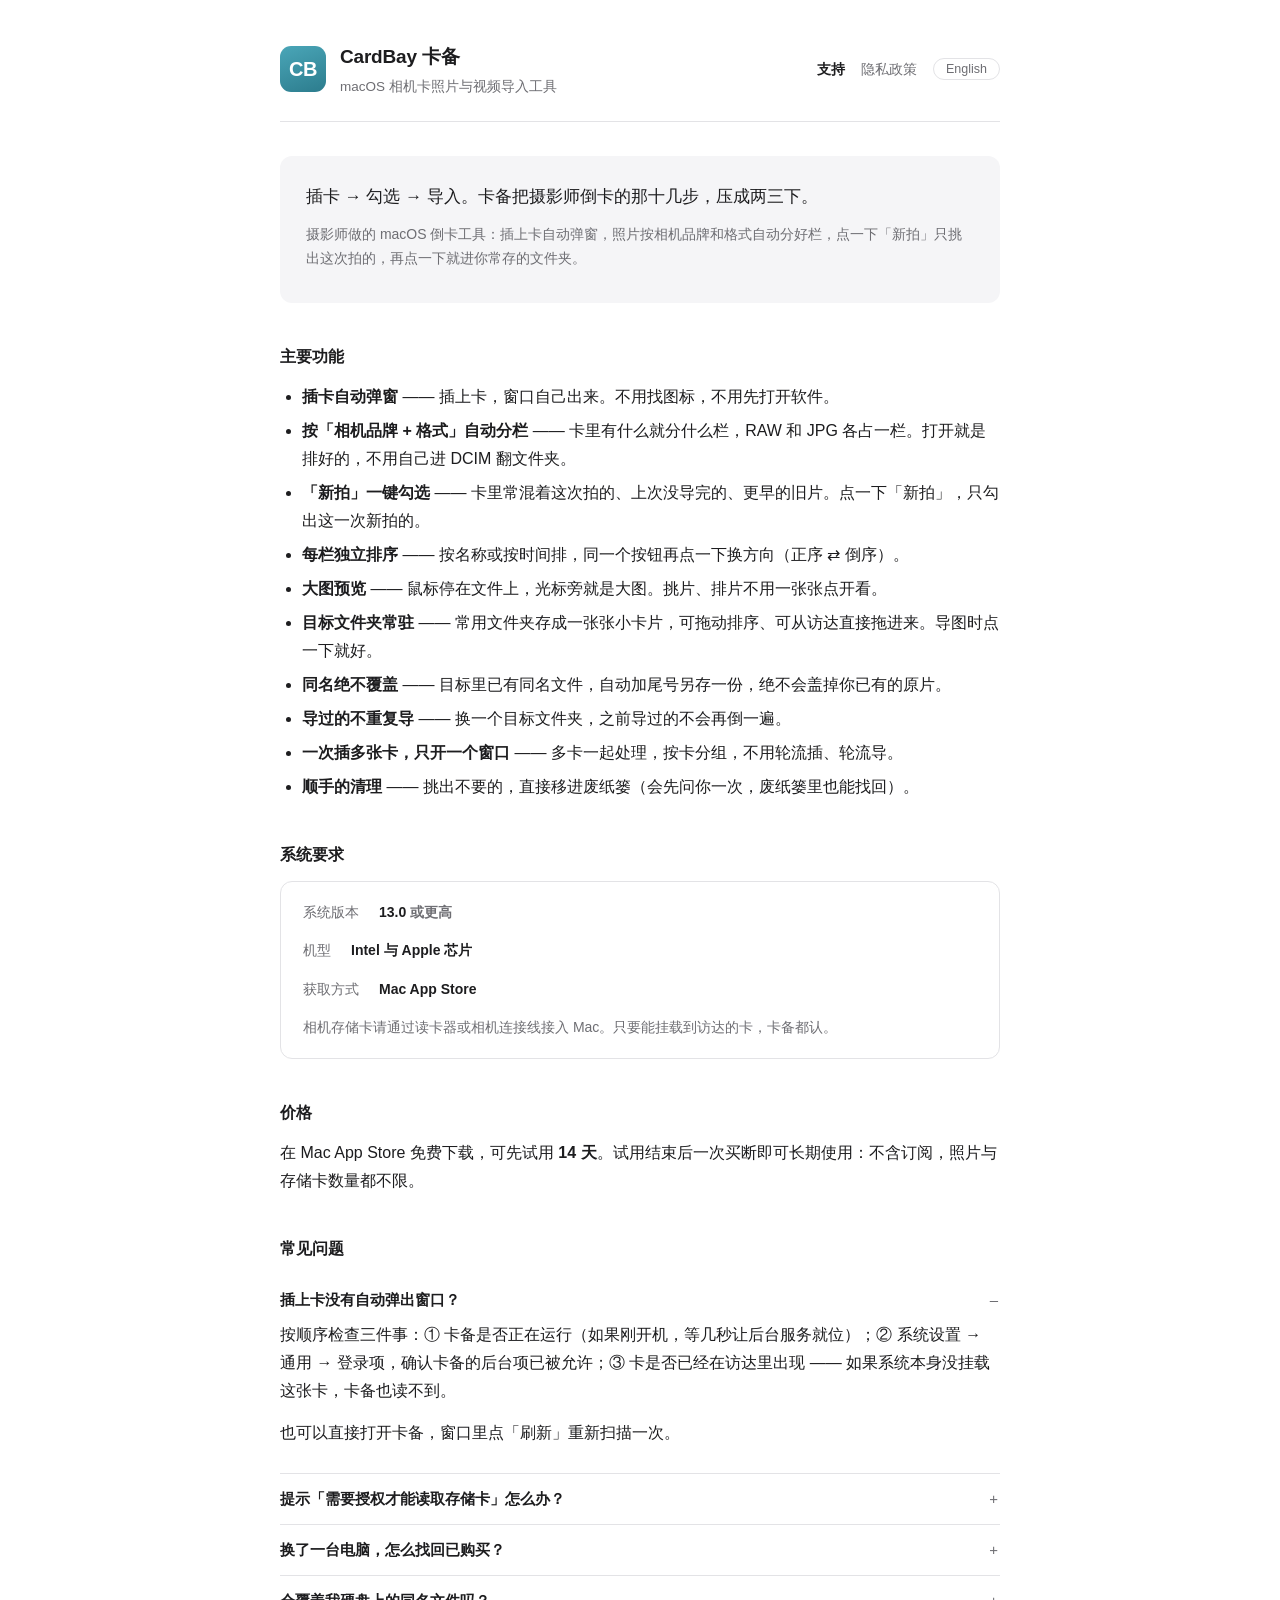
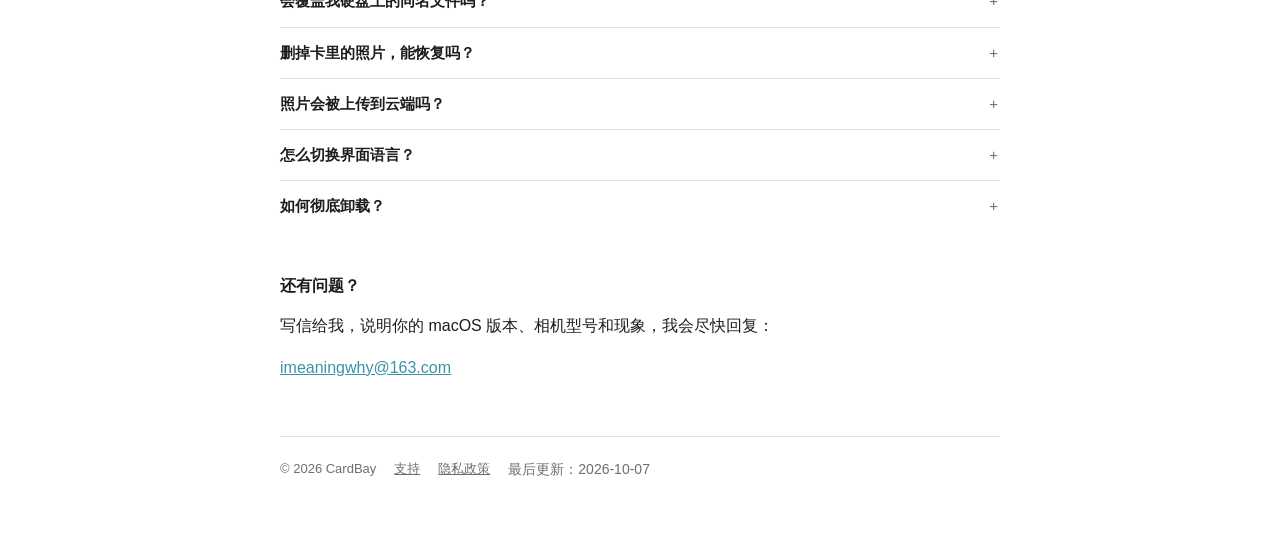
<file: index.html>
<!DOCTYPE html>
<html lang="zh-Hans">
<head>
<meta charset="utf-8">
<meta name="viewport" content="width=device-width, initial-scale=1">
<title>CardBay 卡备 · 支持</title>
<meta name="description" content="CardBay（卡备）—— macOS 相机卡照片与视频导入工具。插卡自动弹窗，照片和视频按相机品牌与格式自动分栏，点一下「新拍」只挑出这次拍的。">
<link rel="icon" href="favicon.svg" type="image/svg+xml">
<link rel="stylesheet" href="style.css">
<script>
  // 语言切换：默认中文；记住选择（localStorage 不可用时静默忽略）
  (function () {
    var saved = null;
    try { saved = localStorage.getItem("cardbay-lang"); } catch (e) {}
    var lang = saved || "zh";
    document.documentElement.setAttribute("lang", lang === "en" ? "en" : "zh-Hans");
    document.addEventListener("DOMContentLoaded", function () {
      document.body.setAttribute("data-lang", lang);
      var btn = document.getElementById("langBtn");
      if (btn) {
        btn.textContent = lang === "en" ? "中文" : "English";
        btn.addEventListener("click", function () {
          var next = document.body.getAttribute("data-lang") === "en" ? "zh" : "en";
          document.body.setAttribute("data-lang", next);
          document.documentElement.setAttribute("lang", next === "en" ? "en" : "zh-Hans");
          btn.textContent = next === "en" ? "中文" : "English";
          try { localStorage.setItem("cardbay-lang", next); } catch (e) {}
        });
      }
    });
  })();
</script>
</head>
<body data-lang="zh">
<div class="wrap">

  <header>
    <div class="logo">CB</div>
    <div class="titles">
      <h1>CardBay 卡备</h1>
      <p class="zh">macOS 相机卡照片与视频导入工具</p>
      <p class="en">Import photos &amp; videos from camera cards</p>
    </div>
    <nav class="top">
      <a href="index.html" class="now"><span class="zh">支持</span><span class="en">Support</span></a>
      <a href="privacy.html"><span class="zh">隐私政策</span><span class="en">Privacy</span></a>
      <button class="lang" id="langBtn" type="button">English</button>
    </nav>
  </header>

  <div class="hero">
    <p class="lead zh">插卡 → 勾选 → 导入。卡备把摄影师倒卡的那十几步，压成两三下。</p>
    <p class="lead en">Insert card &rarr; tick &rarr; import. CardBay turns the ten-odd steps of offloading a card into two or three.</p>
    <p class="muted zh">摄影师做的 macOS 倒卡工具：插上卡自动弹窗，照片按相机品牌和格式自动分好栏，点一下「新拍」只挑出这次拍的，再点一下就进你常存的文件夹。</p>
    <p class="muted en">A card offloading tool made by a photographer, for macOS. The window opens by itself when you insert a card; photos are sorted into columns by camera brand and file format; one click on &ldquo;New&rdquo; picks only what you shot today; another click sends them to the folder you always use.</p>
  </div>

  <h2><span class="zh">主要功能</span><span class="en">What it does</span></h2>
  <ul>
    <li><span class="zh"><b>插卡自动弹窗</b> —— 插上卡，窗口自己出来。不用找图标，不用先打开软件。</span><span class="en"><b>Opens on insert</b> — plug in a card and the window appears. No hunting for an icon, no launching the app first.</span></li>
    <li><span class="zh"><b>按「相机品牌 + 格式」自动分栏</b> —— 卡里有什么就分什么栏，RAW 和 JPG 各占一栏。打开就是排好的，不用自己进 DCIM 翻文件夹。</span><span class="en"><b>Columns by brand &amp; format</b> — RAW and JPG each get their own column, brands stay apart. Everything is already laid out; no digging through DCIM.</span></li>
    <li><span class="zh"><b>「新拍」一键勾选</b> —— 卡里常混着这次拍的、上次没导完的、更早的旧片。点一下「新拍」，只勾出这一次新拍的。</span><span class="en"><b>One-click &ldquo;New&rdquo;</b> — cards often hold today&rsquo;s shots plus leftovers from last time. One click ticks only what is new since your last import.</span></li>
    <li><span class="zh"><b>每栏独立排序</b> —— 按名称或按时间排，同一个按钮再点一下换方向（正序 ⇄ 倒序）。</span><span class="en"><b>Per-column sorting</b> — sort by name or time; click the same button again to flip the direction.</span></li>
    <li><span class="zh"><b>大图预览</b> —— 鼠标停在文件上，光标旁就是大图。挑片、排片不用一张张点开看。</span><span class="en"><b>Hover preview</b> — a large preview follows the cursor. Cull and sequence without opening files one by one.</span></li>
    <li><span class="zh"><b>目标文件夹常驻</b> —— 常用文件夹存成一张张小卡片，可拖动排序、可从访达直接拖进来。导图时点一下就好。</span><span class="en"><b>Destinations always at hand</b> — your usual folders sit as cards on the right; reorder them or drag folders in from Finder.</span></li>
    <li><span class="zh"><b>同名绝不覆盖</b> —— 目标里已有同名文件，自动加尾号另存一份，绝不会盖掉你已有的原片。</span><span class="en"><b>Never overwrites</b> — if a file with the same name exists, a numbered copy is saved alongside it. Your originals stay untouched.</span></li>
    <li><span class="zh"><b>导过的不重复导</b> —— 换一个目标文件夹，之前导过的不会再倒一遍。</span><span class="en"><b>No duplicate imports</b> — change the destination and previously imported files are still recognised, not copied again.</span></li>
    <li><span class="zh"><b>一次插多张卡，只开一个窗口</b> —— 多卡一起处理，按卡分组，不用轮流插、轮流导。</span><span class="en"><b>Several cards, one window</b> — plug in multiple cards and they are grouped inside a single window.</span></li>
    <li><span class="zh"><b>顺手的清理</b> —— 挑出不要的，直接移进废纸篓（会先问你一次，废纸篓里也能找回）。</span><span class="en"><b>Easy cleanup</b> — move unwanted files to the Trash after a confirmation; they remain recoverable from the Trash.</span></li>
  </ul>

  <h2><span class="zh">系统要求</span><span class="en">Requirements</span></h2>
  <div class="card">
    <div class="kv">
      <span class="k zh">系统版本</span><span class="k en">macOS</span>
      <b class="v">13.0 <span class="zh">或更高</span><span class="en">or later</span></b>
    </div>
    <div class="kv">
      <span class="k zh">机型</span><span class="k en">Mac</span>
      <b class="v zh">Intel 与 Apple 芯片</b><b class="v en">Intel or Apple silicon</b>
    </div>
    <div class="kv">
      <span class="k zh">获取方式</span><span class="k en">Where to get it</span>
      <b class="v">Mac App Store</b>
    </div>
    <p class="muted zh" style="margin:0">相机存储卡请通过读卡器或相机连接线接入 Mac。只要能挂载到访达的卡，卡备都认。</p>
    <p class="muted en" style="margin:0">Connect your card through a card reader or the camera itself. Any card that mounts in Finder is supported.</p>
  </div>

  <h2><span class="zh">价格</span><span class="en">Pricing</span></h2>
  <p class="zh">在 Mac App Store 免费下载，可先试用 <b>14 天</b>。试用结束后一次买断即可长期使用：不含订阅，照片与存储卡数量都不限。</p>
  <p class="en">Free to download from the Mac App Store with a <b>14-day</b> trial. When the trial ends, a one-time purchase unlocks the app for good — no subscription, and no limit on the number of photos or memory cards.</p>

  <h2><span class="zh">常见问题</span><span class="en">Frequently asked questions</span></h2>

  <details open>
    <summary><span class="zh">插上卡没有自动弹出窗口？</span><span class="en">The window did not open when I inserted a card.</span></summary>
    <div class="body">
      <p class="zh">按顺序检查三件事：① 卡备是否正在运行（如果刚开机，等几秒让后台服务就位）；② 系统设置 → 通用 → 登录项，确认卡备的后台项已被允许；③ 卡是否已经在访达里出现 —— 如果系统本身没挂载这张卡，卡备也读不到。</p>
      <p class="en">Check three things in order: (1) is CardBay running (after a fresh login, give the background service a moment); (2) System Settings &rarr; General &rarr; Login Items — make sure CardBay&rsquo;s background item is allowed; (3) does the card show up in Finder at all? If macOS has not mounted it, CardBay cannot see it either.</p>
      <p class="zh">也可以直接打开卡备，窗口里点「刷新」重新扫描一次。</p>
      <p class="en">You can also just open CardBay and rescan from the window.</p>
    </div>
  </details>

  <details>
    <summary><span class="zh">提示「需要授权才能读取存储卡」怎么办？</span><span class="en">It says &ldquo;Card Access Needed&rdquo;. What do I do?</span></summary>
    <div class="body">
      <p class="zh">这是 macOS 沙盒的授权提示。点提示里的按钮，在弹出的面板里选中存储卡（或选中整个「位置」一栏），然后按「打开」。授权一次之后，同一张卡下次插上就不用再点了。</p>
      <p class="en">This is the macOS sandbox asking for permission. Click the button in the prompt, select your card (or the whole &ldquo;Locations&rdquo; section) in the panel, and confirm. Once granted, the same card will not ask again.</p>
      <p class="zh">卡备只读取你亲自授权过的存储卡与文件夹，不会碰其它位置。</p>
      <p class="en">CardBay only reads the cards and folders you have explicitly authorised — nothing else.</p>
    </div>
  </details>

  <details>
    <summary><span class="zh">换了一台电脑，怎么找回已购买？</span><span class="en">I am on a new Mac. How do I get my purchase back?</span></summary>
    <div class="body">
      <p class="zh">用同一 Apple ID 登录后打开卡备，在购买窗口点「恢复购买」即可，不需要重新付费。</p>
      <p class="en">Sign in with the same Apple ID, open CardBay, and click &ldquo;Restore Purchases&rdquo; in the purchase window. No need to pay again.</p>
    </div>
  </details>

  <details>
    <summary><span class="zh">会覆盖我硬盘上的同名文件吗？</span><span class="en">Will it overwrite files that already exist?</span></summary>
    <div class="body">
      <p class="zh">不会。目标文件夹里已有同名文件时，卡备会自动加尾号另存，你的原片一个都不会被动。</p>
      <p class="en">No. If a file with the same name already exists, CardBay saves a numbered copy instead. Your existing files are never modified.</p>
    </div>
  </details>

  <details>
    <summary><span class="zh">删掉卡里的照片，能恢复吗？</span><span class="en">I deleted photos from the card — can they be recovered?</span></summary>
    <div class="body">
      <p class="zh">卡备的删除是「移进废纸篓」，操作前会先确认一次。在废纸篓被清空之前，都可以从废纸篓里放回去。</p>
      <p class="en">Deleting in CardBay moves files to the Trash after a confirmation. Until the Trash is emptied, you can put them back.</p>
    </div>
  </details>

  <details>
    <summary><span class="zh">照片会被上传到云端吗？</span><span class="en">Are my photos uploaded anywhere?</span></summary>
    <div class="body">
      <p class="zh">不会。所有照片只在你自己的磁盘之间复制，卡备不做任何上传。详见<a href="privacy.html">隐私政策</a>。</p>
      <p class="en">No. Photos are only copied between your own disks. Nothing is uploaded. See the <a href="privacy.html">Privacy Policy</a>.</p>
    </div>
  </details>

  <details>
    <summary><span class="zh">怎么切换界面语言？</span><span class="en">How do I change the interface language?</span></summary>
    <div class="body">
      <p class="zh">卡备内置简体中文、英文、日文、韩文与德文界面，在菜单里选择「语言」即可切换（默认跟随系统语言）。</p>
      <p class="en">CardBay ships with interface languages in Simplified Chinese, English, Japanese, Korean and German. Pick yours from the &ldquo;Language&rdquo; item in the menu; by default it follows your system language.</p>
    </div>
  </details>

  <details>
    <summary><span class="zh">如何彻底卸载？</span><span class="en">How do I remove it completely?</span></summary>
    <div class="body">
      <p class="zh">把卡备从「应用程序」拖进废纸篓即可。如果你还想清掉本机留下的设置与记录，可以在「前往文件夹」里打开 <code>~/Library/Containers/com.abing.cardbay.mas</code> 一并删除。卸载不影响你在 App Store 的购买记录。</p>
      <p class="en">Drag CardBay from Applications to the Trash. To also remove local settings and records, open <code>~/Library/Containers/com.abing.cardbay.mas</code> via &ldquo;Go to Folder&rdquo; and delete it. Removing the app does not affect your App Store purchase.</p>
    </div>
  </details>

  <h2><span class="zh">还有问题？</span><span class="en">Still stuck?</span></h2>
  <p class="zh">写信给我，说明你的 macOS 版本、相机型号和现象，我会尽快回复：</p>
  <p class="en">Email me with your macOS version, camera model and what you are seeing, and I will get back to you:</p>
  <p><a href="mailto:imeaningwhy@163.com">imeaningwhy@163.com</a></p>

  <footer>
    <span>&copy; 2026 CardBay</span>
    <a href="index.html"><span class="zh">支持</span><span class="en">Support</span></a>
    <a href="privacy.html"><span class="zh">隐私政策</span><span class="en">Privacy Policy</span></a>
    <span class="muted"><span class="zh">最后更新：2026-10-07</span><span class="en">Last updated: 7 Oct 2026</span></span>
  </footer>

</div>
</body>
</html>
</file>
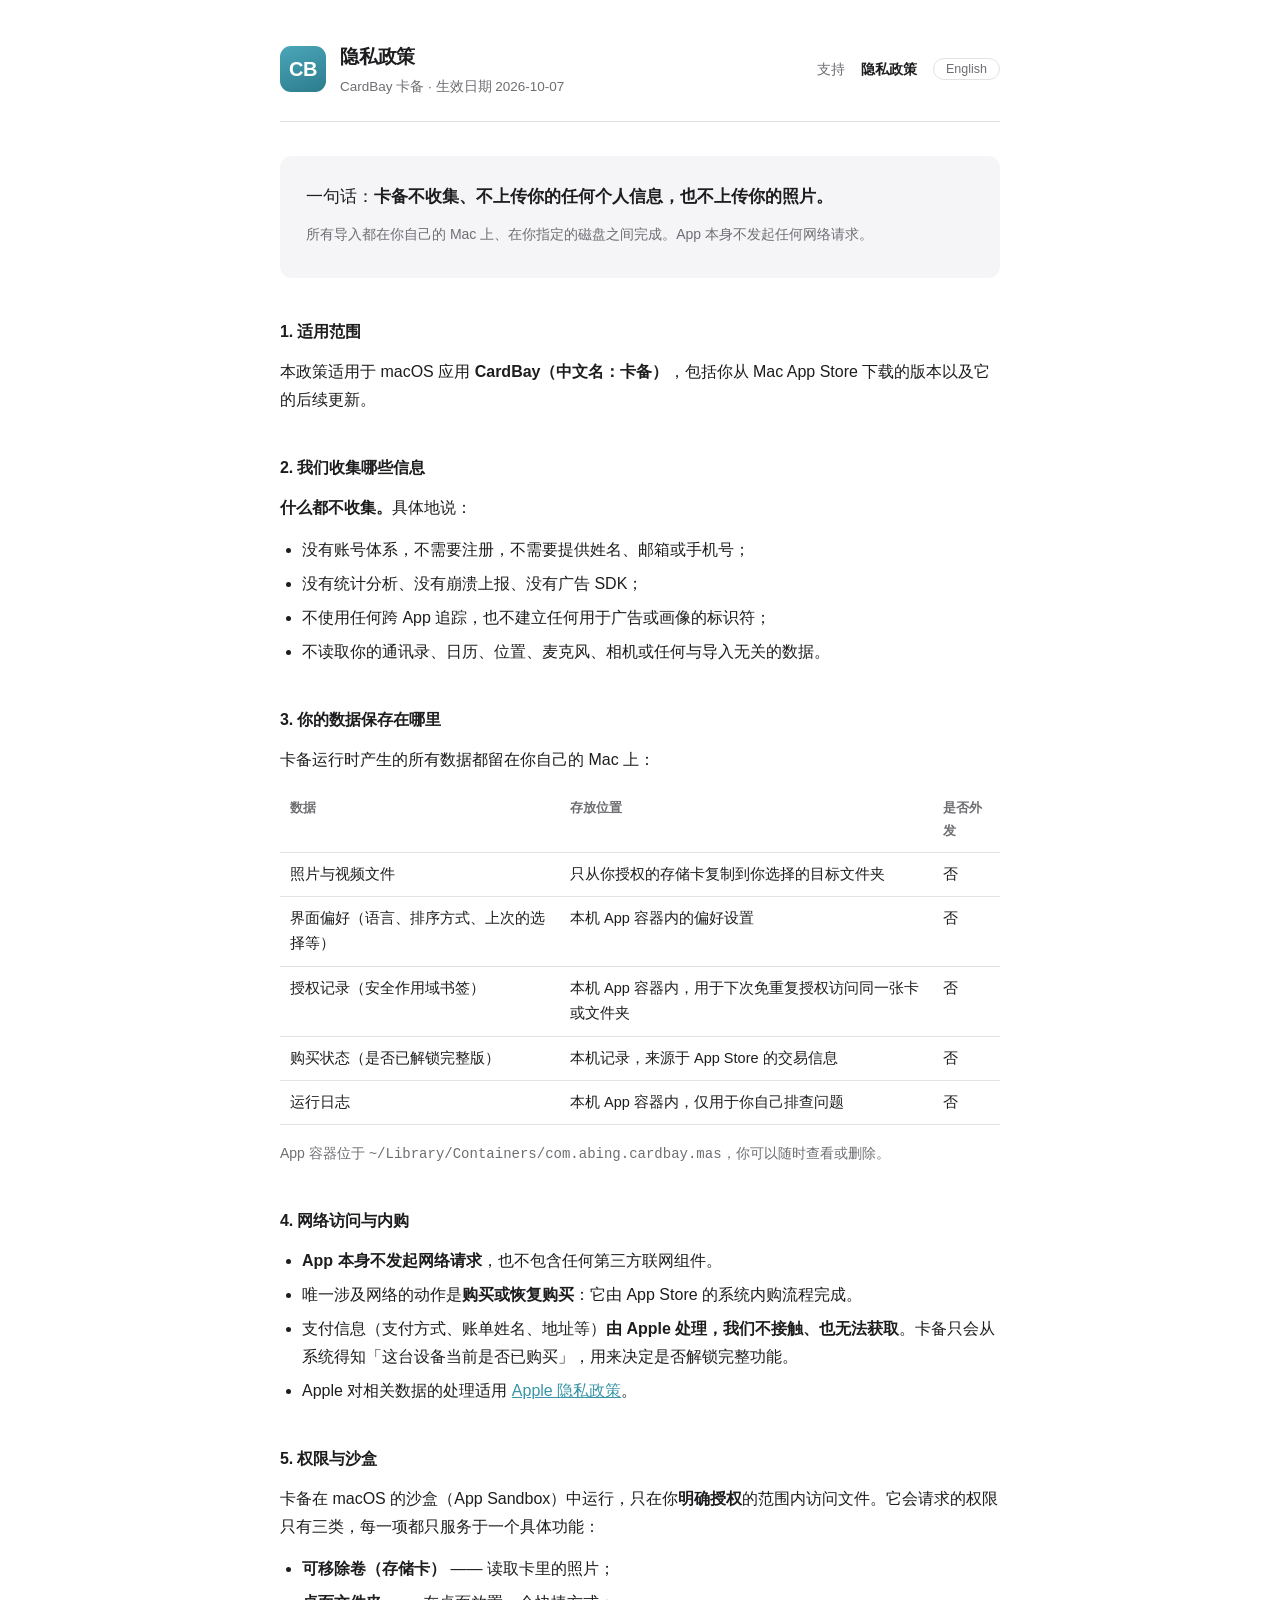
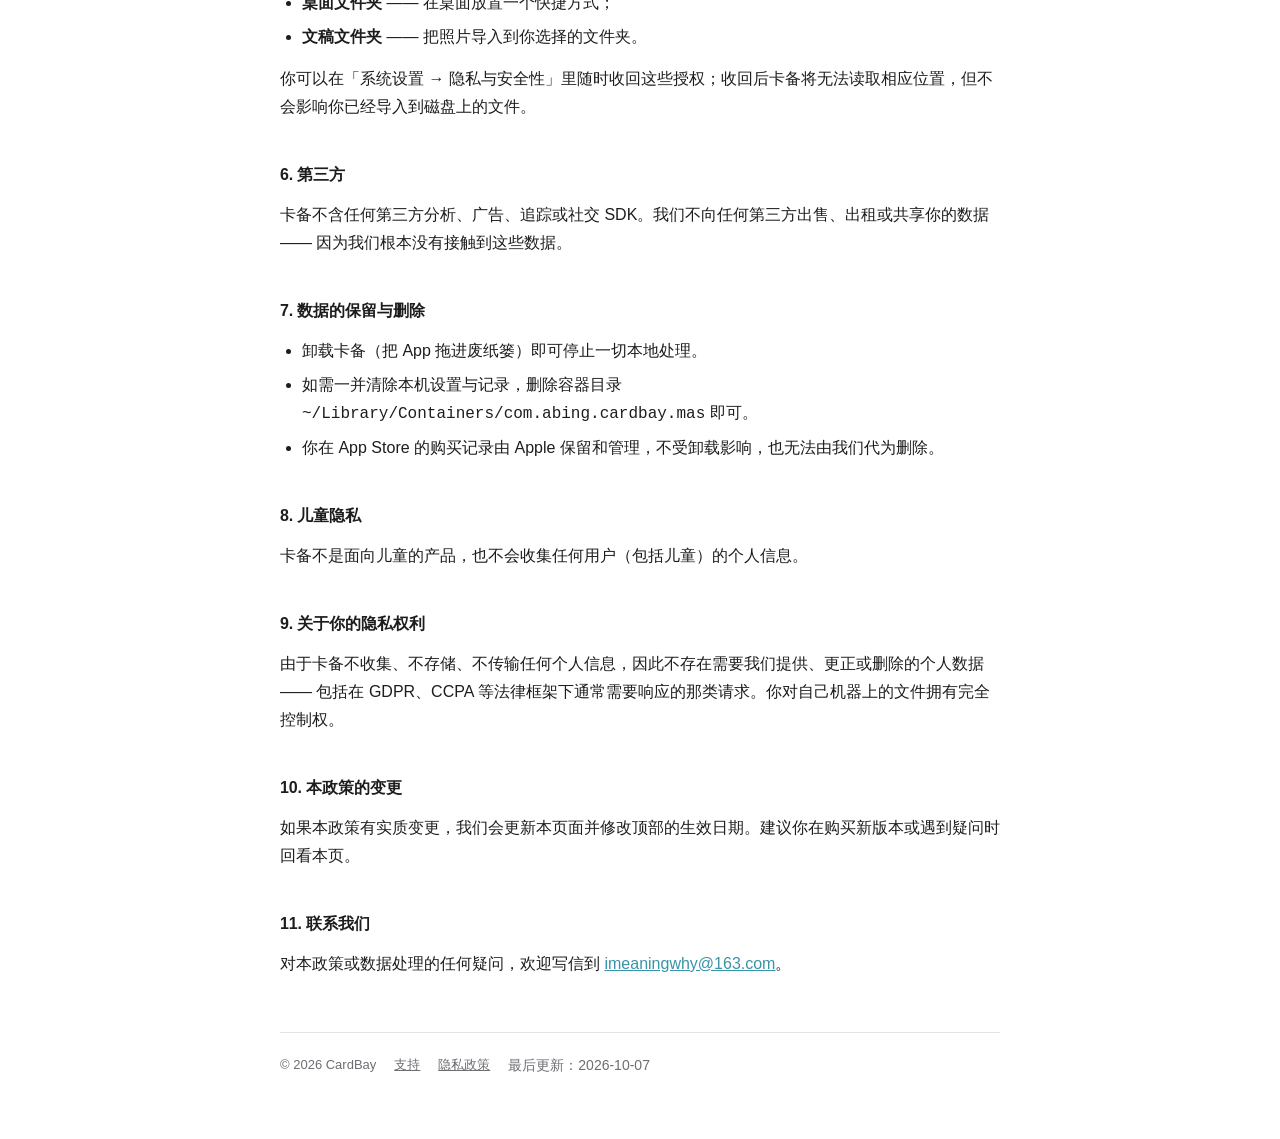
<file: privacy.html>
<!DOCTYPE html>
<html lang="zh-Hans">
<head>
<meta charset="utf-8">
<meta name="viewport" content="width=device-width, initial-scale=1">
<title>隐私政策 · CardBay 卡备</title>
<meta name="description" content="CardBay（卡备）隐私政策：不收集、不上传任何个人信息与照片，所有操作都在你的 Mac 本地完成。">
<link rel="icon" href="favicon.svg" type="image/svg+xml">
<link rel="stylesheet" href="style.css">
<script>
  (function () {
    var saved = null;
    try { saved = localStorage.getItem("cardbay-lang"); } catch (e) {}
    var lang = saved || "zh";
    document.documentElement.setAttribute("lang", lang === "en" ? "en" : "zh-Hans");
    document.addEventListener("DOMContentLoaded", function () {
      document.body.setAttribute("data-lang", lang);
      var btn = document.getElementById("langBtn");
      if (btn) {
        btn.textContent = lang === "en" ? "中文" : "English";
        btn.addEventListener("click", function () {
          var next = document.body.getAttribute("data-lang") === "en" ? "zh" : "en";
          document.body.setAttribute("data-lang", next);
          document.documentElement.setAttribute("lang", next === "en" ? "en" : "zh-Hans");
          btn.textContent = next === "en" ? "中文" : "English";
          try { localStorage.setItem("cardbay-lang", next); } catch (e) {}
        });
      }
    });
  })();
</script>
</head>
<body data-lang="zh">
<div class="wrap">

  <header>
    <div class="logo">CB</div>
    <div class="titles">
      <h1><span class="zh">隐私政策</span><span class="en">Privacy Policy</span></h1>
      <p class="zh">CardBay 卡备 · 生效日期 2026-10-07</p>
      <p class="en">CardBay &middot; Effective 7 October 2026</p>
    </div>
    <nav class="top">
      <a href="index.html"><span class="zh">支持</span><span class="en">Support</span></a>
      <a href="privacy.html" class="now"><span class="zh">隐私政策</span><span class="en">Privacy</span></a>
      <button class="lang" id="langBtn" type="button">English</button>
    </nav>
  </header>

  <div class="hero">
    <p class="lead zh">一句话：<b>卡备不收集、不上传你的任何个人信息，也不上传你的照片。</b></p>
    <p class="lead en">In one sentence: <b>CardBay collects nothing, uploads nothing, and never sends your photos anywhere.</b></p>
    <p class="muted zh">所有导入都在你自己的 Mac 上、在你指定的磁盘之间完成。App 本身不发起任何网络请求。</p>
    <p class="muted en">Every import happens on your own Mac, between the disks you choose. The app itself makes no network requests.</p>
  </div>

  <!-- ================= 中文 ================= -->
  <div class="zh">

    <h2>1. 适用范围</h2>
    <p>本政策适用于 macOS 应用 <b>CardBay（中文名：卡备）</b>，包括你从 Mac App Store 下载的版本以及它的后续更新。</p>

    <h2>2. 我们收集哪些信息</h2>
    <p><b>什么都不收集。</b>具体地说：</p>
    <ul>
      <li>没有账号体系，不需要注册，不需要提供姓名、邮箱或手机号；</li>
      <li>没有统计分析、没有崩溃上报、没有广告 SDK；</li>
      <li>不使用任何跨 App 追踪，也不建立任何用于广告或画像的标识符；</li>
      <li>不读取你的通讯录、日历、位置、麦克风、相机或任何与导入无关的数据。</li>
    </ul>

    <h2>3. 你的数据保存在哪里</h2>
    <p>卡备运行时产生的所有数据都留在你自己的 Mac 上：</p>
    <table>
      <tr>
        <th>数据</th><th>存放位置</th><th>是否外发</th>
      </tr>
      <tr>
        <td>照片与视频文件</td>
        <td>只从你授权的存储卡复制到你选择的目标文件夹</td>
        <td>否</td>
      </tr>
      <tr>
        <td>界面偏好（语言、排序方式、上次的选择等）</td>
        <td>本机 App 容器内的偏好设置</td>
        <td>否</td>
      </tr>
      <tr>
        <td>授权记录（安全作用域书签）</td>
        <td>本机 App 容器内，用于下次免重复授权访问同一张卡或文件夹</td>
        <td>否</td>
      </tr>
      <tr>
        <td>购买状态（是否已解锁完整版）</td>
        <td>本机记录，来源于 App Store 的交易信息</td>
        <td>否</td>
      </tr>
      <tr>
        <td>运行日志</td>
        <td>本机 App 容器内，仅用于你自己排查问题</td>
        <td>否</td>
      </tr>
    </table>
    <p class="muted">App 容器位于 <code>~/Library/Containers/com.abing.cardbay.mas</code>，你可以随时查看或删除。</p>

    <h2>4. 网络访问与内购</h2>
    <ul>
      <li><b>App 本身不发起网络请求</b>，也不包含任何第三方联网组件。</li>
      <li>唯一涉及网络的动作是<b>购买或恢复购买</b>：它由 App Store 的系统内购流程完成。</li>
      <li>支付信息（支付方式、账单姓名、地址等）<b>由 Apple 处理，我们不接触、也无法获取</b>。卡备只会从系统得知「这台设备当前是否已购买」，用来决定是否解锁完整功能。</li>
      <li>Apple 对相关数据的处理适用 <a href="https://www.apple.com/legal/privacy/" rel="noopener">Apple 隐私政策</a>。</li>
    </ul>

    <h2>5. 权限与沙盒</h2>
    <p>卡备在 macOS 的沙盒（App Sandbox）中运行，只在你<b>明确授权</b>的范围内访问文件。它会请求的权限只有三类，每一项都只服务于一个具体功能：</p>
    <ul>
      <li><b>可移除卷（存储卡）</b> —— 读取卡里的照片；</li>
      <li><b>桌面文件夹</b> —— 在桌面放置一个快捷方式；</li>
      <li><b>文稿文件夹</b> —— 把照片导入到你选择的文件夹。</li>
    </ul>
    <p>你可以在「系统设置 → 隐私与安全性」里随时收回这些授权；收回后卡备将无法读取相应位置，但不会影响你已经导入到磁盘上的文件。</p>

    <h2>6. 第三方</h2>
    <p>卡备不含任何第三方分析、广告、追踪或社交 SDK。我们不向任何第三方出售、出租或共享你的数据 —— 因为我们根本没有接触到这些数据。</p>

    <h2>7. 数据的保留与删除</h2>
    <ul>
      <li>卸载卡备（把 App 拖进废纸篓）即可停止一切本地处理。</li>
      <li>如需一并清除本机设置与记录，删除容器目录 <code>~/Library/Containers/com.abing.cardbay.mas</code> 即可。</li>
      <li>你在 App Store 的购买记录由 Apple 保留和管理，不受卸载影响，也无法由我们代为删除。</li>
    </ul>

    <h2>8. 儿童隐私</h2>
    <p>卡备不是面向儿童的产品，也不会收集任何用户（包括儿童）的个人信息。</p>

    <h2>9. 关于你的隐私权利</h2>
    <p>由于卡备不收集、不存储、不传输任何个人信息，因此不存在需要我们提供、更正或删除的个人数据 —— 包括在 GDPR、CCPA 等法律框架下通常需要响应的那类请求。你对自己机器上的文件拥有完全控制权。</p>

    <h2>10. 本政策的变更</h2>
    <p>如果本政策有实质变更，我们会更新本页面并修改顶部的生效日期。建议你在购买新版本或遇到疑问时回看本页。</p>

    <h2>11. 联系我们</h2>
    <p>对本政策或数据处理的任何疑问，欢迎写信到 <a href="mailto:imeaningwhy@163.com">imeaningwhy@163.com</a>。</p>

  </div>

  <!-- ================= English ================= -->
  <div class="en">

    <h2>1. Scope</h2>
    <p>This policy applies to the macOS application <b>CardBay</b>, including the version you download from the Mac App Store and all subsequent updates.</p>

    <h2>2. What we collect</h2>
    <p><b>Nothing.</b> Specifically:</p>
    <ul>
      <li>No accounts. No sign-up, no name, no email address, no phone number.</li>
      <li>No analytics, no crash reporting, no advertising SDKs.</li>
      <li>No cross-app tracking, and no identifiers created for advertising or profiling.</li>
      <li>No access to your contacts, calendar, location, microphone, camera, or anything unrelated to importing photos.</li>
    </ul>

    <h2>3. Where your data lives</h2>
    <p>Everything CardBay produces stays on your own Mac:</p>
    <table>
      <tr>
        <th>Data</th><th>Where it is</th><th>Sent out?</th>
      </tr>
      <tr>
        <td>Photo and video files</td>
        <td>Copied only from the card you authorise to the destination folder you choose</td>
        <td>No</td>
      </tr>
      <tr>
        <td>Interface preferences (language, sorting, last selection)</td>
        <td>Preferences inside the app&rsquo;s own container on your Mac</td>
        <td>No</td>
      </tr>
      <tr>
        <td>Authorisation records (security-scoped bookmarks)</td>
        <td>Local app container, so the same card or folder need not be authorised again</td>
        <td>No</td>
      </tr>
      <tr>
        <td>Purchase status (whether the full version is unlocked)</td>
        <td>A local record derived from App Store transaction information</td>
        <td>No</td>
      </tr>
      <tr>
        <td>Runtime logs</td>
        <td>Inside the local app container, for your own troubleshooting</td>
        <td>No</td>
      </tr>
    </table>
    <p class="muted">The container lives at <code>~/Library/Containers/com.abing.cardbay.mas</code>. You can inspect or delete it at any time.</p>

    <h2>4. Network access and purchases</h2>
    <ul>
      <li><b>The app makes no network requests</b> and bundles no third-party networking components.</li>
      <li>The only network-related action is <b>buying or restoring a purchase</b>, handled by the App Store in-app purchase flow.</li>
      <li>Payment details (method, billing name, address) are <b>processed by Apple. We never see them.</b> The app only learns whether this device currently owns the purchase, in order to unlock the full feature set.</li>
      <li>Apple&rsquo;s handling of that data is governed by the <a href="https://www.apple.com/legal/privacy/" rel="noopener">Apple Privacy Policy</a>.</li>
    </ul>

    <h2>5. Permissions and the sandbox</h2>
    <p>CardBay runs inside the macOS App Sandbox and only accesses files within the scope <b>you explicitly authorise</b>. It asks for three permissions, each serving one concrete feature:</p>
    <ul>
      <li><b>Removable volumes (camera cards)</b> &mdash; to read the photos on your card;</li>
      <li><b>Desktop folder</b> &mdash; to place a shortcut on your Desktop;</li>
      <li><b>Documents folder</b> &mdash; to import photos into the folder you choose.</li>
    </ul>
    <p>You can revoke any of these at any time in System Settings &rarr; Privacy &amp; Security. Revoking them stops CardBay from reading that location, but does not affect files already imported to your disks.</p>

    <h2>6. Third parties</h2>
    <p>CardBay contains no third-party analytics, advertising, tracking or social SDKs. We do not sell, rent or share your data with anyone &mdash; we never have access to it in the first place.</p>

    <h2>7. Retention and deletion</h2>
    <ul>
      <li>Uninstalling CardBay (dragging it to the Trash) stops all local processing.</li>
      <li>To also clear local settings and records, delete the container folder <code>~/Library/Containers/com.abing.cardbay.mas</code>.</li>
      <li>Your App Store purchase record is held by Apple, survives uninstallation, and cannot be deleted by us.</li>
    </ul>

    <h2>8. Children&rsquo;s privacy</h2>
    <p>CardBay is not directed at children and collects no personal information from anyone, including children.</p>

    <h2>9. Your privacy rights</h2>
    <p>Because CardBay does not collect, store or transmit personal information, there is no personal data for us to disclose, correct or delete &mdash; including requests that would ordinarily be answered under frameworks such as the GDPR or CCPA. You retain full control of the files on your own machine.</p>

    <h2>10. Changes to this policy</h2>
    <p>If this policy changes materially, we will update this page and revise the effective date above. If in doubt, come back and check.</p>

    <h2>11. Contact</h2>
    <p>Questions about this policy or about data handling? Write to <a href="mailto:imeaningwhy@163.com">imeaningwhy@163.com</a>.</p>

  </div>

  <footer>
    <span>&copy; 2026 CardBay</span>
    <a href="index.html"><span class="zh">支持</span><span class="en">Support</span></a>
    <a href="privacy.html"><span class="zh">隐私政策</span><span class="en">Privacy Policy</span></a>
    <span class="muted"><span class="zh">最后更新：2026-10-07</span><span class="en">Last updated: 7 Oct 2026</span></span>
  </footer>

</div>
</body>
</html>
</file>
<file: style.css>
/* ==========================================================================
   CardBay（卡备）· 官网静态页样式
   两个页面共用：index.html（支持）/ privacy.html（隐私政策）
   风格：macOS 原生调性 —— 简洁、扁平、低饱和，浅色/深色自适应
   ========================================================================== */

:root {
  --bg: #ffffff;
  --bg-soft: #f5f5f7;
  --fg: #1d1d1f;
  --fg-mute: #6e6e73;
  --line: #e3e3e6;
  --accent: #3894a7;          /* 卡备的青蓝（与 App 内的按钮同色系） */
  --card: #ffffff;
  --radius: 12px;
}

@media (prefers-color-scheme: dark) {
  :root {
    --bg: #1c1c1e;
    --bg-soft: #242427;
    --fg: #f5f5f7;
    --fg-mute: #9a9aa0;
    --line: #333338;
    --accent: #56aebd;
    --card: #242427;
  }
}

* { box-sizing: border-box; }

html { -webkit-text-size-adjust: 100%; }

body {
  margin: 0;
  padding: 0 20px 64px;
  background: var(--bg);
  color: var(--fg);
  font-family: -apple-system, BlinkMacSystemFont, "SF Pro Text", "Helvetica Neue",
               "PingFang SC", "Hiragino Sans GB", "Microsoft YaHei", sans-serif;
  font-size: 16px;
  line-height: 1.75;
  -webkit-font-smoothing: antialiased;
}

.wrap { max-width: 720px; margin: 0 auto; }

/* ---------- 页头 ---------- */

header {
  display: flex;
  align-items: center;
  gap: 14px;
  padding: 40px 0 22px;
  border-bottom: 1px solid var(--line);
  margin-bottom: 34px;
}

.logo {
  width: 46px; height: 46px;
  border-radius: 11px;
  background: linear-gradient(160deg, #4aa6b8, #2c7c8d);
  flex: 0 0 auto;
  display: flex; align-items: center; justify-content: center;
  color: #fff; font-weight: 700; font-size: 20px;
  letter-spacing: -0.5px;
}

.titles { flex: 1 1 auto; min-width: 0; }

.titles h1 {
  margin: 0;
  font-size: 19px;
  font-weight: 650;
  letter-spacing: -0.2px;
}

.titles p {
  margin: 2px 0 0;
  font-size: 13.5px;
  color: var(--fg-mute);
}

nav.top { flex: 0 0 auto; display: flex; gap: 16px; align-items: center; }

nav.top a {
  color: var(--fg-mute);
  text-decoration: none;
  font-size: 13.5px;
}

nav.top a:hover { color: var(--accent); }
nav.top a.now { color: var(--fg); font-weight: 600; }

/* 语言切换 */
.lang {
  border: 1px solid var(--line);
  background: transparent;
  color: var(--fg-mute);
  border-radius: 999px;
  padding: 3px 12px;
  font-size: 12.5px;
  font-family: inherit;
  cursor: pointer;
}
.lang:hover { color: var(--accent); border-color: var(--accent); }

/* ---------- 通用 ---------- */

h2 {
  font-size: 16px;
  font-weight: 650;
  margin: 40px 0 12px;
  letter-spacing: -0.1px;
}

h3 { font-size: 15px; font-weight: 600; margin: 26px 0 8px; }

p { margin: 0 0 14px; }
ul { margin: 0 0 14px; padding-left: 22px; }
li { margin: 6px 0; }
li b { font-weight: 620; }

a { color: var(--accent); }

.lead { font-size: 17px; color: var(--fg); }

.muted { color: var(--fg-mute); font-size: 14px; }

.hero {
  background: var(--bg-soft);
  border-radius: var(--radius);
  padding: 26px 26px 22px;
  margin-bottom: 8px;
}
.hero p { margin: 0 0 10px; }
.hero p:last-child { margin-bottom: 0; }

.card {
  background: var(--card);
  border: 1px solid var(--line);
  border-radius: var(--radius);
  padding: 18px 22px;
  margin: 0 0 14px;
}

.grid { display: grid; grid-template-columns: 1fr; gap: 12px; }

@media (min-width: 660px) {
  .grid.two { grid-template-columns: 1fr 1fr; }
}

.badge {
  display: inline-block;
  background: var(--bg-soft);
  border-radius: 6px;
  padding: 1px 8px;
  font-size: 12.5px;
  color: var(--fg-mute);
  margin-right: 6px;
}

/* ---------- FAQ ---------- */

details {
  border-bottom: 1px solid var(--line);
  padding: 12px 0;
}
details:last-of-type { border-bottom: none; }

summary {
  cursor: pointer;
  font-weight: 600;
  font-size: 15px;
  list-style: none;
  position: relative;
  padding-right: 26px;
}
summary::-webkit-details-marker { display: none; }
summary::after {
  content: "+";
  position: absolute; right: 2px; top: 0;
  color: var(--fg-mute); font-weight: 400;
}
details[open] summary::after { content: "–"; }

details .body { padding-top: 8px; color: var(--fg); }
details .body p:last-child { margin-bottom: 0; }

/* ---------- 表 ---------- */

table {
  width: 100%;
  border-collapse: collapse;
  font-size: 14.5px;
  margin: 0 0 16px;
}
th, td {
  text-align: left;
  padding: 9px 10px;
  border-bottom: 1px solid var(--line);
  vertical-align: top;
}
th { color: var(--fg-mute); font-weight: 600; font-size: 13px; }

/* ---------- 页脚 ---------- */

footer {
  margin-top: 54px;
  padding-top: 20px;
  border-top: 1px solid var(--line);
  color: var(--fg-mute);
  font-size: 13px;
  display: flex;
  flex-wrap: wrap;
  gap: 6px 18px;
  align-items: center;
}
footer a { color: var(--fg-mute); }
footer a:hover { color: var(--accent); }

.kv { display: flex; flex-wrap: wrap; gap: 4px 20px; font-size: 14px; margin-bottom: 14px; }
.kv span { color: var(--fg-mute); }
.kv b { font-weight: 600; }

/* ---------- 语言切换：中文 / 英文 ---------- */

body[data-lang="zh"] .en { display: none !important; }
body[data-lang="en"] .zh { display: none !important; }
</file>
